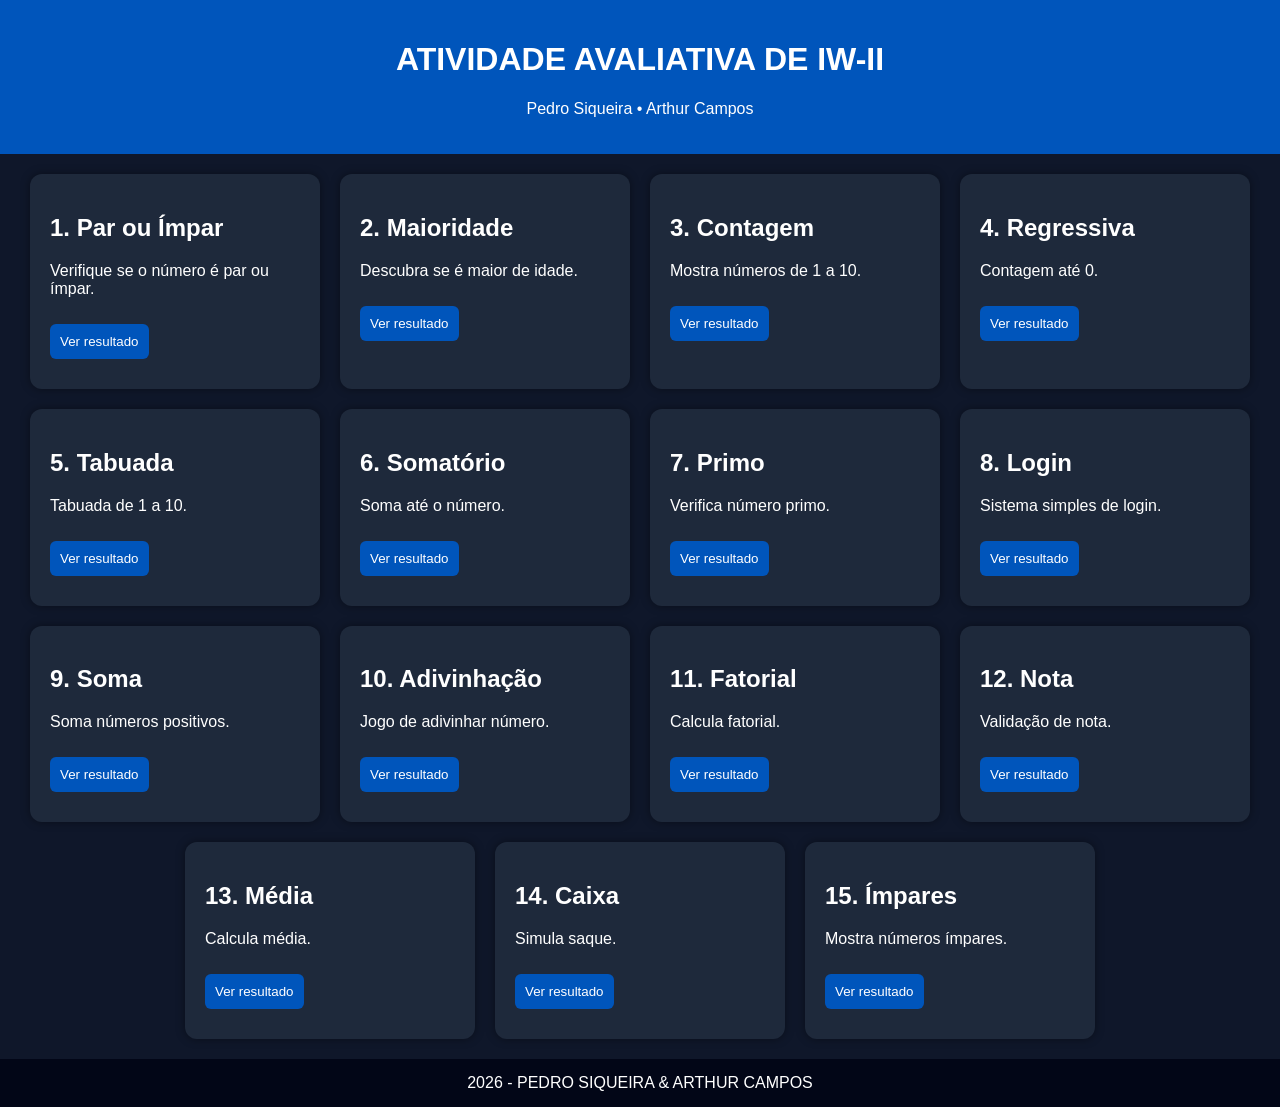
<file: Atividade Avaliativa - IW-II/index.html>
<!DOCTYPE html>
<html lang="pt-br">
<head>
<meta charset="UTF-8">
<meta name="viewport" content="width=device-width, initial-scale=1.0">
<title>Atividade IW-II</title>

<link rel="stylesheet" href="style.css">
</head>

<body>

<header>
    <h1>ATIVIDADE AVALIATIVA DE IW-II</h1>
    <p>Pedro Siqueira • Arthur Campos</p>
</header>

<main class="container" id="container"></main>

<footer>
    2026 - PEDRO SIQUEIRA & ARTHUR CAMPOS
</footer>

<script src="script.js"></script>

</body>
</html>
</file>
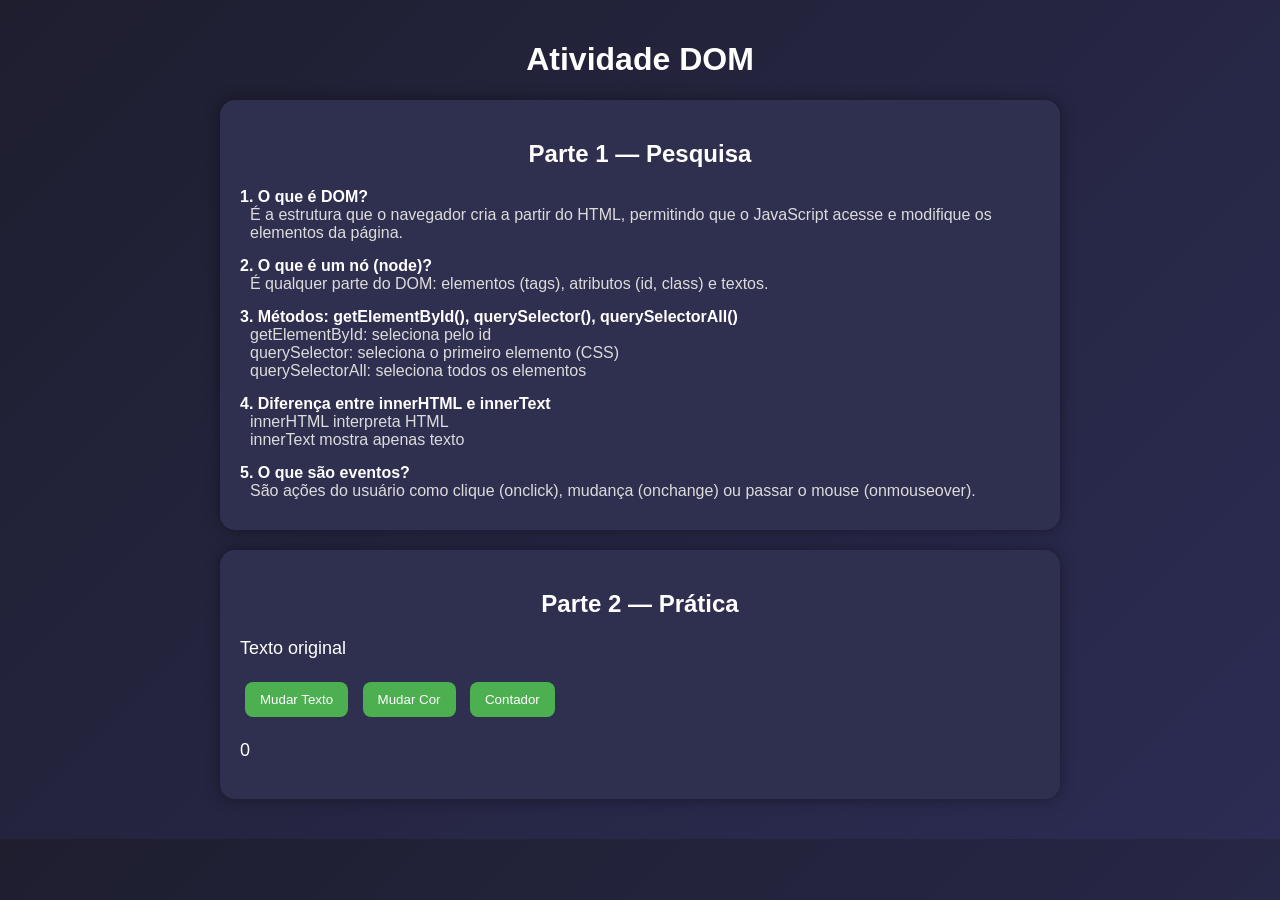
<file: Atividade DOM/index.html>
<!DOCTYPE html>
<html lang="pt-br">

<head>
    <meta charset="UTF-8">
    <link rel="stylesheet" href="css/style.css">
    <title>Atividade DOM</title>
</head>

<body>

    <h1>Atividade DOM</h1>

    <!-- Parte 1 -->
    <section>
        <h2>Parte 1 — Pesquisa</h2>

        <div class="pergunta">1. O que é DOM?</div>
        <div class="resposta">É a estrutura que o navegador cria a partir do HTML, permitindo que o JavaScript acesse e
            modifique os elementos da página.</div>

        <div class="pergunta">2. O que é um nó (node)?</div>
        <div class="resposta">É qualquer parte do DOM: elementos (tags), atributos (id, class) e textos.</div>

        <div class="pergunta">3. Métodos: getElementById(), querySelector(), querySelectorAll()</div>
        <div class="resposta">
            getElementById: seleciona pelo id<br>
            querySelector: seleciona o primeiro elemento (CSS)<br>
            querySelectorAll: seleciona todos os elementos
        </div>

        <div class="pergunta">4. Diferença entre innerHTML e innerText</div>
        <div class="resposta">
            innerHTML interpreta HTML<br>
            innerText mostra apenas texto
        </div>

        <div class="pergunta">5. O que são eventos?</div>
        <div class="resposta">
            São ações do usuário como clique (onclick), mudança (onchange) ou passar o mouse (onmouseover).
        </div>
    </section>

    <!-- Parte 2 -->
    <section>
        <h2>Parte 2 — Prática</h2>

        <p id="texto">Texto original</p>

        <button onclick="mudarTexto()">Mudar Texto</button>
        <button onclick="mudarCor()">Mudar Cor</button>
        <button onclick="contador()">Contador</button>

        <p id="contador">0</p>
    </section>

    <script>
        function mudarTexto() {
            document.getElementById("texto").innerText = "Texto alterado!";
        }

        function mudarCor() {
            document.body.style.background = "linear-gradient(135deg, #4facfe, #00f2fe)";
        }

        let numero = 0;

        function contador() {
            numero++;
            document.getElementById("contador").innerText = numero;
        }
    </script>

</body>

</html>
</file>
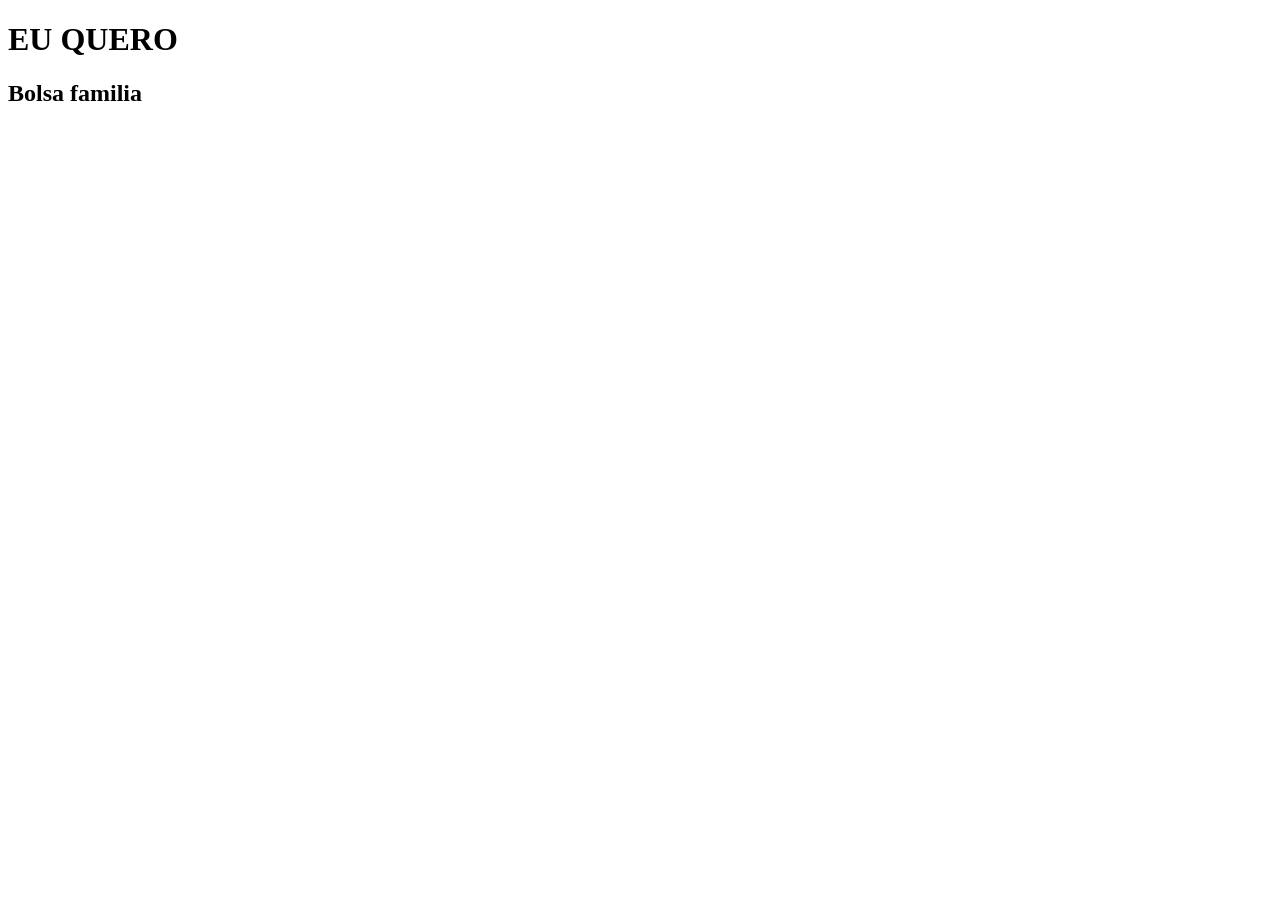
<file: aula_01/index.html>
<!DOCTYPE html>
<html lang="pt-br">
<head>
    <meta charset="UTF-8">
    <meta name="viewport" content="width=device-width, initial-scale=1.0">
    <title>JavaScript: Estrutura Básica</title>
    <script src="script.js"></script>
    <script>
        console.log("Olá Mundo!");
    </script>
</head>
<body>
    <h1>EU QUERO</h1>
    <h2>Bolsa familia</h2> 
</body>
</html>
</file>
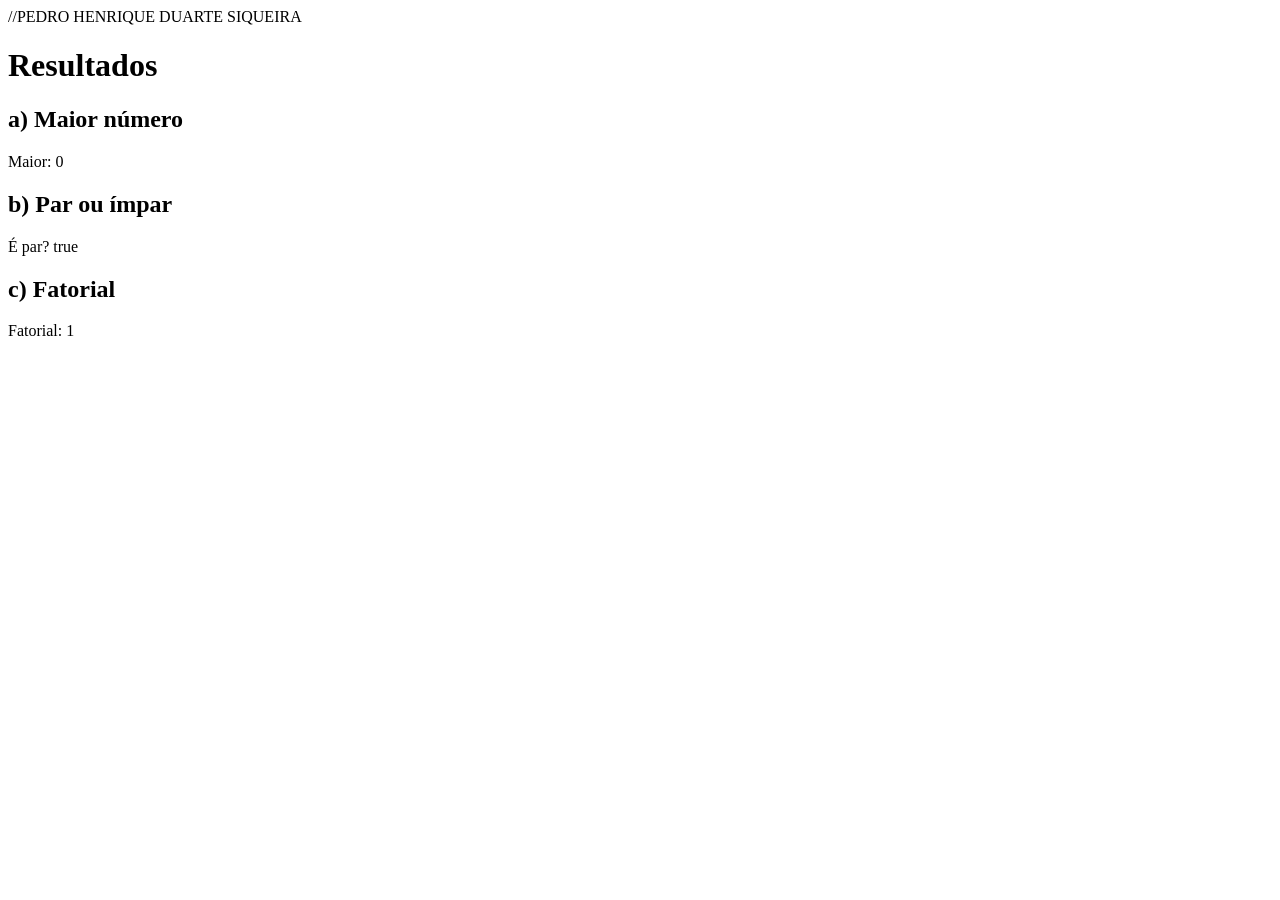
<file: Aula_05/index.html>
//PEDRO HENRIQUE DUARTE SIQUEIRA

<!DOCTYPE html>
<html lang="pt-br">
<head>
    <meta charset="UTF-8">
    <title>Exercícios JS</title>
</head>
<body>

<h1>Resultados</h1>
<div id="resultado"></div>

<script>
let resultado = document.getElementById("resultado");


// a) Maior entre dois números
let num1 = Number(prompt("a) Digite o primeiro número:"));
let num2 = Number(prompt("a) Digite o segundo número:"));

function maiorNumero(a, b) {
    if (a > b) {
        return a;
    } else {
        return b;
    }
}

resultado.innerHTML += "<h2>a) Maior número</h2>";
resultado.innerHTML += "Maior: " + maiorNumero(num1, num2) + "<br>";


// b) Verificar se é par
let numeroPar = Number(prompt("b) Digite um número:"));

function ehPar(numero) {
    return numero % 2 === 0;
}

resultado.innerHTML += "<h2>b) Par ou ímpar</h2>";
resultado.innerHTML += "É par? " + ehPar(numeroPar) + "<br>";


// c) Fatorial
let numeroFatorial = Number(prompt("c) Digite um número:"));

function fatorial(n) {
    let resultadoF = 1;
    for (let i = 1; i <= n; i++) {
        resultadoF *= i;
    }
    return resultadoF;
}

resultado.innerHTML += "<h2>c) Fatorial</h2>";
resultado.innerHTML += "Fatorial: " + fatorial(numeroFatorial) + "<br>";


// d) Média
let lista = prompt("d) Digite números separados por vírgula (ex: 10,20,30)")
    .split(",")
    .map(Number);

function media(numeros) {
    let soma = 0;
    for (let i = 0; i < numeros.length; i++) {
        soma += numeros[i];
    }
    return soma / numeros.length;
}

resultado.innerHTML += "<h2>d) Média</h2>";
resultado.innerHTML += "Média: " + media(lista) + "<br>";


// e) Celsius para Fahrenheit
let celsius = Number(prompt("e) Digite a temperatura em Celsius:"));

function celsiusParaFahrenheit(c) {
    return (c * 9/5) + 32;
}

resultado.innerHTML += "<h2>e) Celsius para Fahrenheit</h2>";
resultado.innerHTML += "Fahrenheit: " + celsiusParaFahrenheit(celsius) + "<br>";

</script>

</body>
</html>
</file>
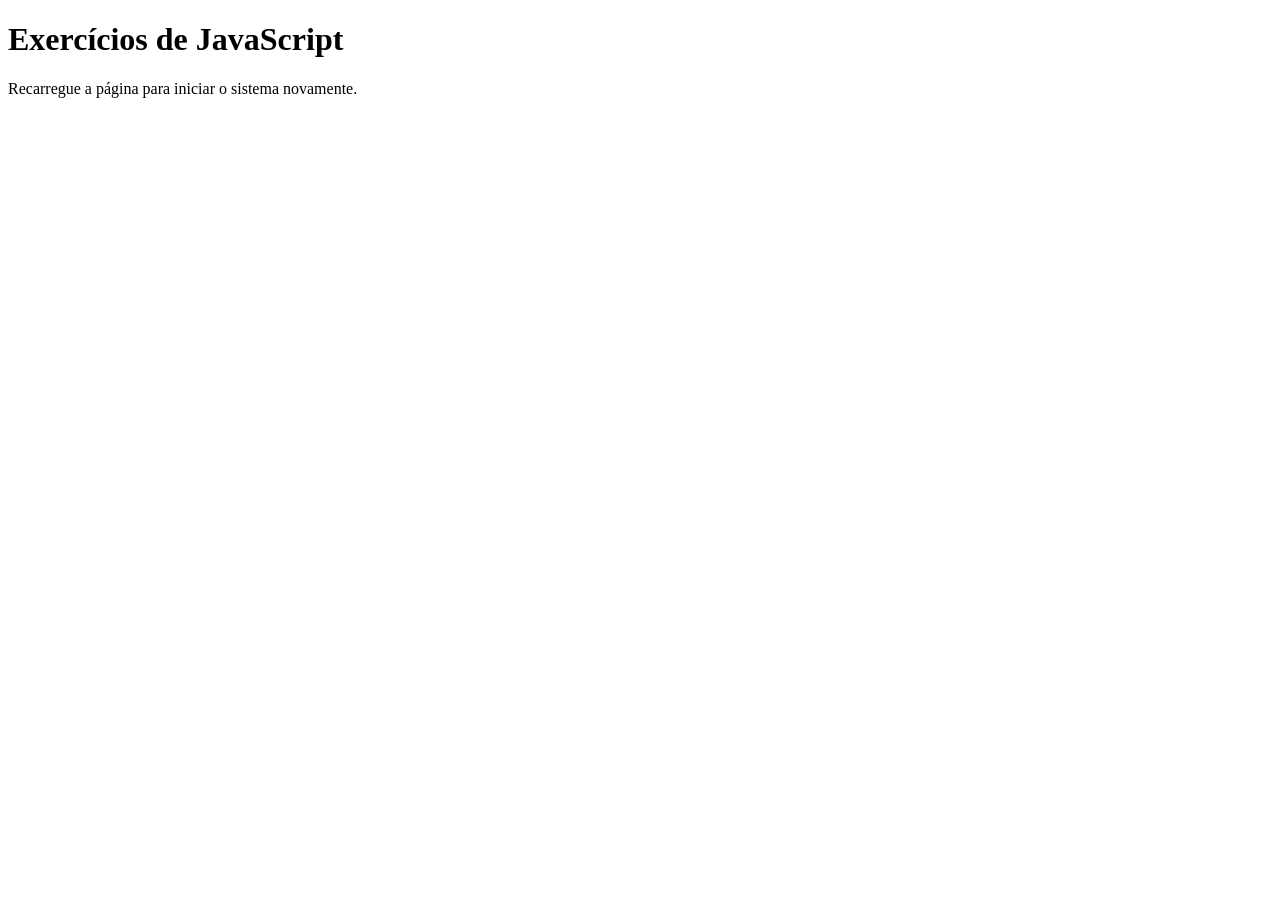
<file: Exercicios/index.html>
<!DOCTYPE html>
<html lang="pt-BR">
<head>
    <meta charset="UTF-8">
    <title>Exercícios JavaScript</title>
</head>

<body>

    <h1>Exercícios de JavaScript</h1>
    <p>Recarregue a página para iniciar o sistema novamente.</p>

    <script src="script.js"></script>

</body>
</html>
</file>
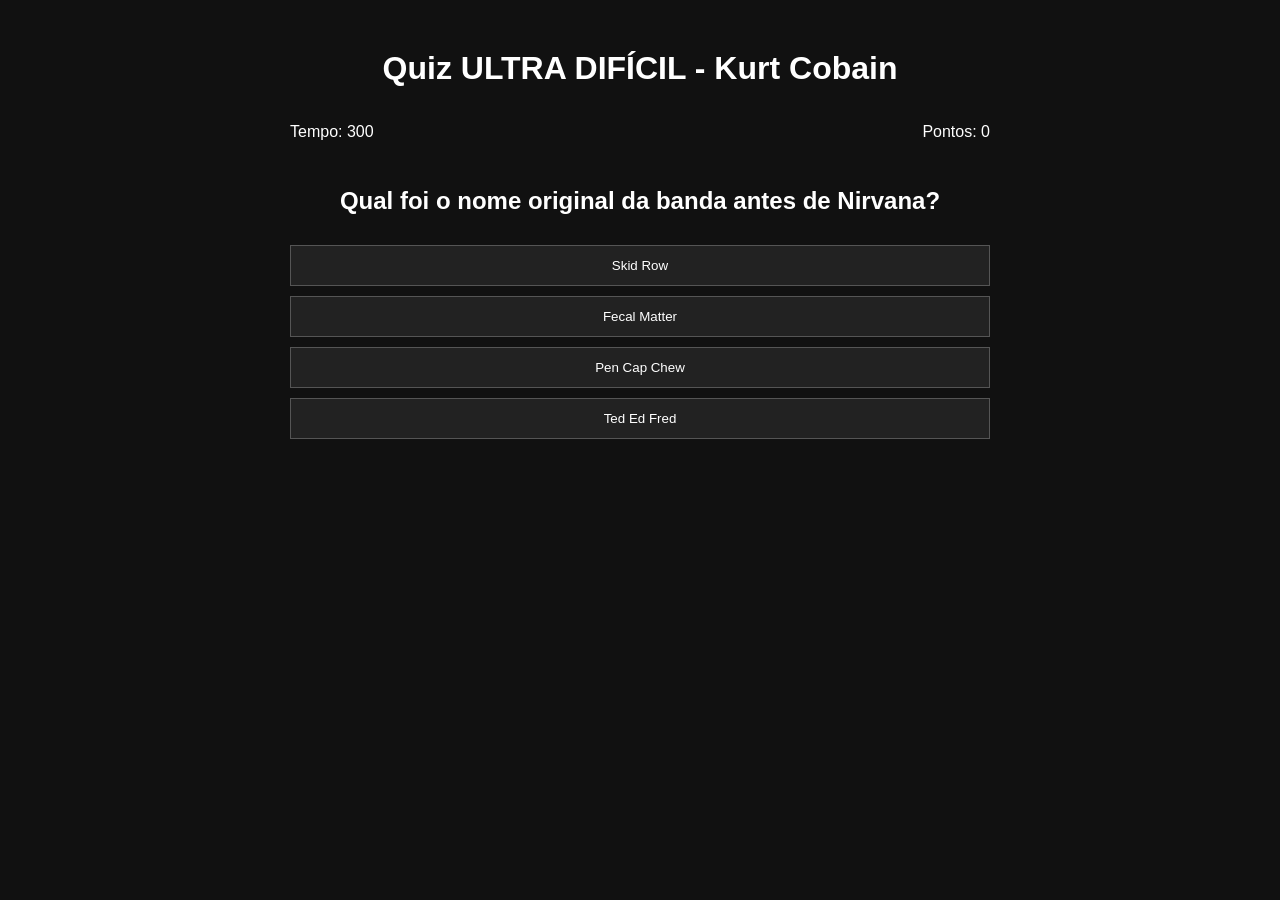
<file: jogo-kurt/index.html>
<!DOCTYPE html>
<html lang="pt-BR">
<head>
    <meta charset="UTF-8">
    <title>Quiz Hardcore - Kurt Cobain</title>
    <link rel="stylesheet" href="style.css">
</head>
<body>

<div class="container">
    <h1>Quiz ULTRA DIFÍCIL - Kurt Cobain</h1>

    <div class="topo">
        <p id="timer">Tempo: 300</p>
        <p id="score">Pontos: 0</p>
    </div>

    <h2 id="question"></h2>
    <div id="answers"></div>
</div>

<script src="script.js"></script>
</body>
</html>
</file>
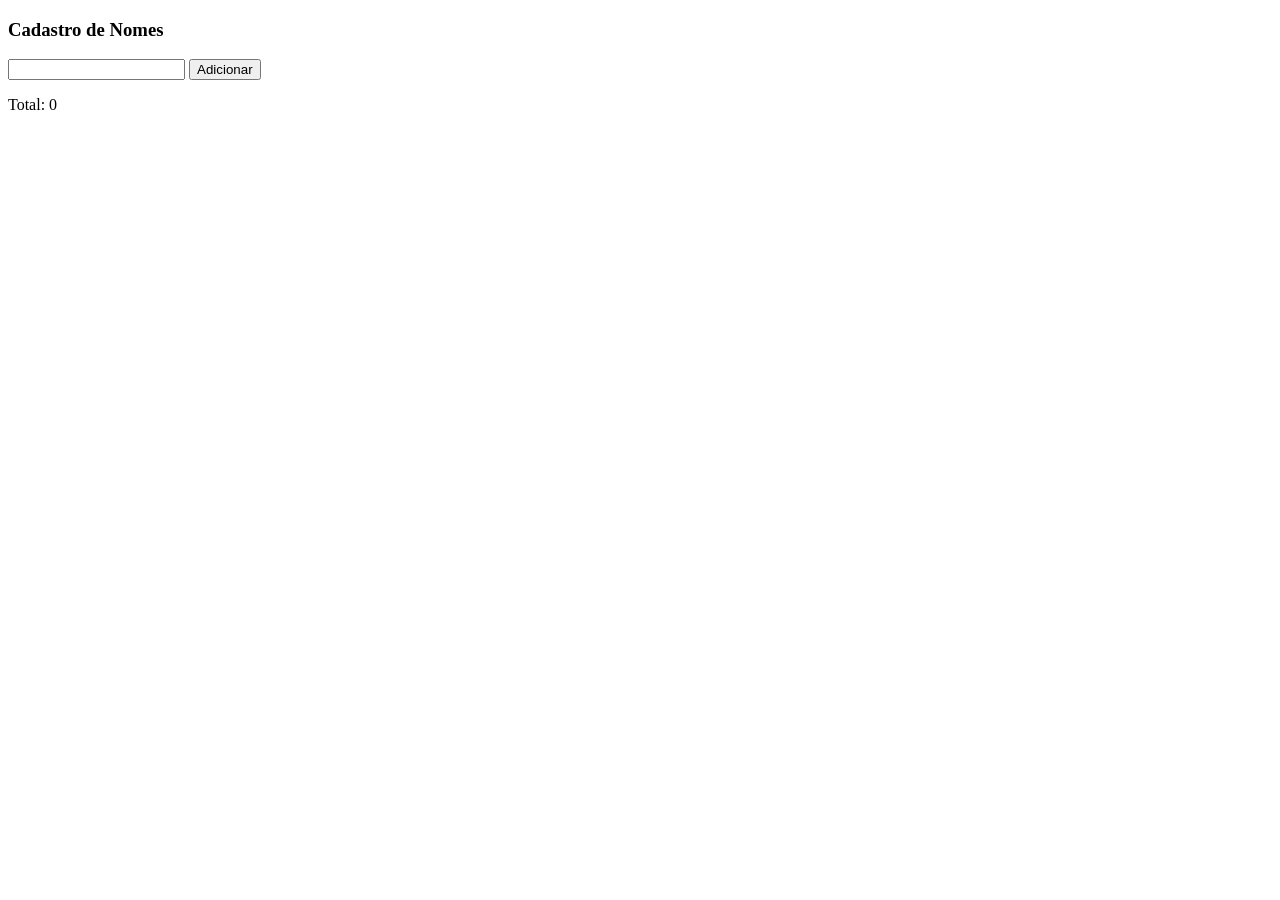
<file: AtividadeDOM-27-04/ex10.html>
<!DOCTYPE html>
<html>
<body>
    <h3>Cadastro de Nomes</h3>
    <input type="text" id="nomeCad">
    <button onclick="cadastrar()">Adicionar</button>
    <p>Total: <span id="contador">0</span></p>
    <ul id="listaNomes"></ul>
    <script src="ex10.js"></script>
</body>
</html>
</file>
<file: Atividade Avaliativa - IW-II/style.css>
body {
    margin: 0;
    font-family: Arial, sans-serif;
    background: #0f172a;
    color: white;
}

header {
    background: #0055bb;
    padding: 20px;
    text-align: center;
}

.container {
    display: flex;
    flex-wrap: wrap;
    gap: 20px;
    padding: 20px;
    justify-content: center;
}

.card {
    background: #1e293b;
    padding: 20px;
    border-radius: 12px;
    width: 250px;
    box-shadow: 0 0 10px rgba(0,0,0,0.4);
    transition: 0.3s;
}

.card:hover {
    transform: scale(1.05);
}

button {
    background: #0055bb;
    border: none;
    padding: 10px;
    color: white;
    border-radius: 6px;
    cursor: pointer;
    margin-top: 10px;
}

.resultado {
    margin-top: 10px;
    font-weight: bold;
}

footer {
    text-align: center;
    padding: 15px;
    background: #020617;
}
</file>
<file: Atividade DOM/css/style.css>
body {
    font-family: Arial, sans-serif;
    background: linear-gradient(135deg, #1e1e2f, #2c2c54);
    color: #fff;
    margin: 0;
    padding: 20px;
}

h1,
h2 {
    text-align: center;
}

section {
    background: #2f2f4f;
    padding: 20px;
    margin: 20px auto;
    border-radius: 15px;
    max-width: 800px;
    box-shadow: 0 0 15px rgba(0, 0, 0, 0.4);
}

.pergunta {
    font-weight: bold;
    margin-top: 15px;
}

.resposta {
    margin-left: 10px;
    margin-bottom: 10px;
    color: #dcdcdc;
}

button {
    background: #4CAF50;
    border: none;
    padding: 10px 15px;
    margin: 5px;
    border-radius: 8px;
    color: white;
    cursor: pointer;
    transition: 0.3s;
}

button:hover {
    background: #45a049;
    transform: scale(1.05);
}

p {
    font-size: 18px;
}
</file>
<file: jogo-kurt/style.css>
body {
    font-family: Arial, sans-serif;
    background: #111;
    color: #fff;
    text-align: center;
}

.container {
    width: 700px;
    margin: 50px auto;
}

.topo {
    display: flex;
    justify-content: space-between;
}

button {
    display: block;
    width: 100%;
    margin: 10px 0;
    padding: 12px;
    background: #222;
    color: white;
    border: 1px solid #555;
    cursor: pointer;
    transition: 0.2s;
}

button:hover {
    background: #444;
}

h1 {
    margin-bottom: 20px;
}

h2 {
    margin: 30px 0;
}
</file>
